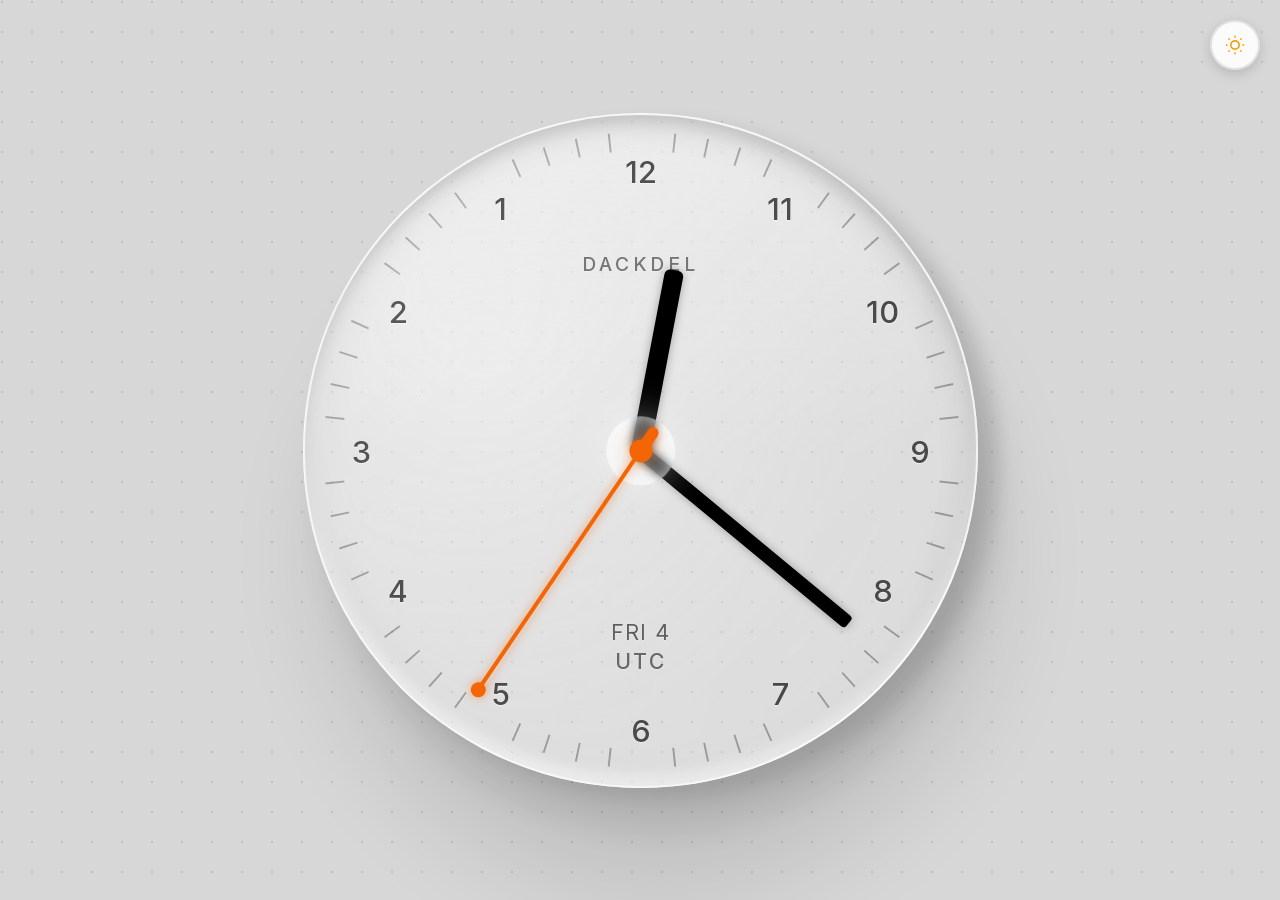
<file: index.html>
<!DOCTYPE html>
<html lang="en">
<head>
  <meta charset="UTF-8">
  <meta name="viewport" content="width=device-width, initial-scale=1.0, maximum-scale=1.0, user-scalable=no">
  <title>Dackdel Movement</title>
  <link rel="stylesheet" href="style.css">
</head>
<body>
  <!-- Rain shader background (toggled by the leaf button) -->
  <canvas id="shader-bg" class="shader-bg" aria-hidden="true"></canvas>

  <svg style="position: absolute; width: 100%; height: 100%; z-index: 0;" width="100%" height="100%" xmlns="http://www.w3.org/2000/svg">
    <defs>
      <pattern id="dottedGrid" width="30" height="30" patternUnits="userSpaceOnUse">
        <circle cx="2" cy="2" r="1" fill="rgba(0,0,0,0.15)" />
      </pattern>
    </defs>
    <rect width="100%" height="100%" fill="url(#dottedGrid)" />
  </svg>

  <!-- Dark Mode Toggle Button -->
  <button id="dark-mode-toggle" class="dark-mode-toggle" aria-label="Toggle dark mode">
    <svg class="sun-icon" width="20" height="20" viewBox="0 0 24 24" fill="none" stroke="currentColor" stroke-width="2">
      <circle cx="12" cy="12" r="5"/>
      <line x1="12" y1="1" x2="12" y2="3"/>
      <line x1="12" y1="21" x2="12" y2="23"/>
      <line x1="4.22" y1="4.22" x2="5.64" y2="5.64"/>
      <line x1="18.36" y1="18.36" x2="19.78" y2="19.78"/>
      <line x1="1" y1="12" x2="3" y2="12"/>
      <line x1="21" y1="12" x2="23" y2="12"/>
      <line x1="4.22" y1="19.78" x2="5.64" y2="18.36"/>
      <line x1="18.36" y1="5.64" x2="19.78" y2="4.22"/>
    </svg>
    <svg class="moon-icon" width="20" height="20" viewBox="0 0 24 24" fill="none" stroke="currentColor" stroke-width="2">
      <path d="M21 12.79A9 9 0 1 1 11.21 3 7 7 0 0 0 21 12.79z"/>
    </svg>
  </button>

  <!-- Rain Shader Toggle Button -->
  <button id="shader-toggle" class="shader-toggle" aria-label="Toggle rain shader background" aria-pressed="false">
    <svg class="leaf-icon" width="20" height="20" viewBox="0 0 24 24" fill="none" stroke="currentColor" stroke-width="2" stroke-linecap="round" stroke-linejoin="round">
      <path d="M11 20A7 7 0 0 1 9.8 6.1C15.5 5 17 4.48 19 2c1 2 2 4.18 2 8 0 5.5-4.78 10-10 10Z"/>
      <path d="M2 21c0-3 1.85-5.36 5.08-6C9.5 14.52 12 13 13 12"/>
    </svg>
  </button>

  <div class="glass-clock-container">
    <div class="glass-effect-wrapper">
      <div class="glass-clock-face">
        <!-- Base glossy layer -->
        <div class="glass-glossy-overlay" id="glass-glossy-overlay"></div>
        <div class="glass-edge-highlight"></div>
        <div class="glass-edge-shadow"></div>
        <div class="glass-dark-edge"></div>
        <div class="glass-reflection"></div>
        <div class="glass-reflection-overlay" id="glass-reflection-overlay"></div>

        <!-- Clock hands and hour marks -->
        <div class="clock-hour-marks" id="clock-hour-marks"></div>

        <!-- Accent copy of the hour numbers, revealed only through a wedge
             mask that rotates with the second hand -->
        <div class="sweep-rotator" id="sweep-rotator" aria-hidden="true">
          <div class="clock-hour-marks clock-hour-marks-accent" id="clock-hour-marks-accent"></div>
        </div>
        <div class="hour-hand clock-hand" id="hour-hand"></div>
        <div class="minute-hand clock-hand" id="minute-hand"></div>

        <!-- Second hand structure -->
        <div class="second-hand-container" id="second-hand-container">
          <div class="second-hand"></div>
          <div class="second-hand-counterweight"></div>
          <div class="second-hand-tip"></div>
        </div>

        <!-- Second hand shadow -->
        <div class="second-hand-shadow" id="second-hand-shadow"></div>

        <div class="clock-center-dot"></div>

        <div class="clock-logo">
          <div class="logo-subtext">dackdel</div>
        </div>
        <div class="clock-date" id="clock-date"></div>
        <div class="clock-timezone" id="clock-timezone"></div>

        <div class="clock-center-blur"></div>
      </div>
    </div>
  </div>

  <script src="shader.js"></script>
  <script src="sound.js?v=3"></script>
  <script src="script.js"></script>
</body>
</html>
</file>
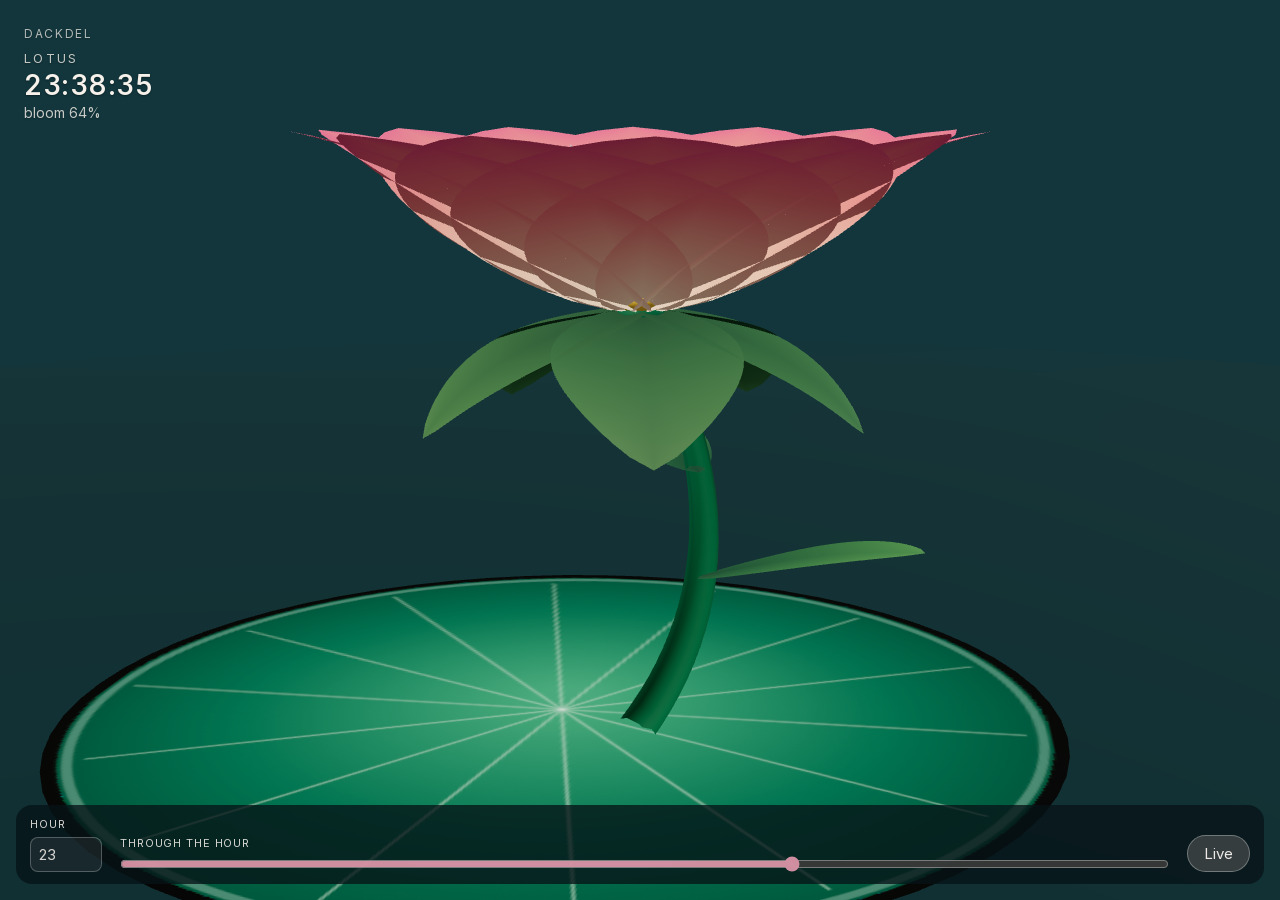
<file: flower-clock/index.html>
<!DOCTYPE html>
<html lang="en">
<head>
  <meta charset="UTF-8">
  <meta name="viewport" content="width=device-width, initial-scale=1">
  <title>Lotus clock</title>
  <link rel="stylesheet" href="style.css">
</head>
<body>
  <canvas id="flower" aria-label="Generative lotus. Its bloom is how far the current hour has passed."></canvas>

  <div class="readout">
    <a class="back" href="../">dackdel</a>
    <div class="species" id="species">Lotus</div>
    <div class="time" id="time">--:--:--</div>
    <div class="bloom" id="bloom-label">bloom 0%</div>
  </div>

  <form class="scrub" id="scrub">
    <label class="hour">
      Hour
      <input id="hour" type="number" min="0" max="23" step="1" value="0" inputmode="numeric">
    </label>
    <label class="through">
      Through the hour
      <input id="progress" type="range" min="0" max="3599" step="1" value="0" aria-valuemin="0" aria-valuemax="3599">
    </label>
    <button type="button" id="live" aria-pressed="true">Live</button>
  </form>

  <script type="module" src="main.js"></script>
</body>
</html>
</file>
<file: style.css>
@font-face {
  font-family: "Inter";
  font-style: normal;
  font-weight: 100 900;
  font-display: swap;
  src: url("fonts/Inter-Variable.woff2") format("woff2");
}

/* Custom CSS properties for light angle animations */
@property --primary-light-angle {
  syntax: "<angle>";
  inherits: false;
  initial-value: -45deg;
}

@property --dark-edge-angle {
  syntax: "<angle>";
  inherits: false;
  initial-value: 135deg;
}

:root {
  --inner-shadow-opacity: 0.15;
  --reflection-opacity: 0.5;
  --glossy-opacity: 0.3;
  --shadow-layer1-opacity: 0.1;
  --shadow-layer2-opacity: 0.1;
  --shadow-layer3-opacity: 0.1;
  --second-hand-color: #F36505;
  --second-hand-width: max(1.5px, 0.57cqi);
  --hand-color: #000000;
  --minute-marker-color: rgba(0, 0, 0, 0.5);
  --minute-marker-opacity: 0.6;
  --hour-number-color: rgba(50, 50, 50, 0.9);
  --hour-number-opacity: 1;
}

* {
  box-sizing: border-box;
}

body {
  display: flex;
  flex-direction: column;
  justify-content: center;
  align-items: center;
  height: 100vh;
  height: 100dvh;
  margin: 0;
  background-color: rgba(215, 215, 215, 1);
  font-family: "Inter", -apple-system, sans-serif;
  font-optical-sizing: auto;
  -webkit-font-smoothing: antialiased;
  -moz-osx-font-smoothing: grayscale;
  overflow: hidden;
  transition: background-color 0.3s ease;
}

/* Dark Mode Styles */
body.dark-mode {
  background-color: #1a1a1a;
}

body.dark-mode .glass-clock-face {
  background-color: rgba(40, 40, 40, 0.5);
  background-image: linear-gradient(
    -75deg,
    rgba(60, 60, 60, 0.3),
    rgba(80, 80, 80, 0.4),
    rgba(60, 60, 60, 0.3)
  );
}

body.dark-mode .clock-number {
  color: rgba(220, 220, 220, 0.9);
  text-shadow: 0 1px 2px rgba(0, 0, 0, 0.5);
}

body.dark-mode .minute-marker {
  background-color: rgba(180, 180, 180, 0.5);
}

body.dark-mode .logo-subtext,
body.dark-mode .clock-date,
body.dark-mode .clock-timezone {
  color: rgba(200, 200, 200, 0.75);
  text-shadow: 0 1px 1px rgba(0, 0, 0, 0.3);
}

body.dark-mode svg pattern circle {
  fill: rgba(255, 255, 255, 0.1);
}

/* Dark Mode Toggle Button */
.dark-mode-toggle {
  position: fixed;
  top: 20px;
  right: 20px;
  width: 50px;
  height: 50px;
  border-radius: 50%;
  background: rgba(255, 255, 255, 0.9);
  border: 2px solid rgba(0, 0, 0, 0.1);
  cursor: pointer;
  display: flex;
  align-items: center;
  justify-content: center;
  transition: all 0.3s ease;
  z-index: 1000;
  box-shadow: 0 4px 12px rgba(0, 0, 0, 0.15);
  backdrop-filter: blur(10px);
  -webkit-backdrop-filter: blur(10px);
}

.dark-mode-toggle:hover {
  transform: scale(1.1);
  box-shadow: 0 6px 16px rgba(0, 0, 0, 0.2);
}

.dark-mode-toggle:active {
  transform: scale(0.95);
}

.dark-mode-toggle svg {
  transition: all 0.3s ease;
}

.dark-mode-toggle .sun-icon {
  position: absolute;
  opacity: 1;
  color: #f59e0b;
}

.dark-mode-toggle .moon-icon {
  position: absolute;
  opacity: 0;
  color: #6366f1;
}

body.dark-mode .dark-mode-toggle {
  background: rgba(40, 40, 40, 0.9);
  border-color: rgba(255, 255, 255, 0.1);
}

body.dark-mode .dark-mode-toggle .sun-icon {
  opacity: 0;
  transform: rotate(180deg);
}

body.dark-mode .dark-mode-toggle .moon-icon {
  opacity: 1;
  transform: rotate(0deg);
}

/* Rain Shader Background */
.shader-bg {
  position: fixed;
  inset: 0;
  width: 100%;
  height: 100%;
  z-index: 0;
  display: none;
  pointer-events: none;
}

body.shader-on .shader-bg {
  display: block;
}

/* Rain Shader Toggle Button (leaf) — only available in dark mode */
.shader-toggle {
  position: fixed;
  top: 80px;
  right: 20px;
  width: 50px;
  height: 50px;
  border-radius: 50%;
  background: rgba(255, 255, 255, 0.9);
  border: 2px solid rgba(0, 0, 0, 0.1);
  cursor: pointer;
  display: none;
  align-items: center;
  justify-content: center;
  transition: all 0.3s ease;
  z-index: 1000;
  box-shadow: 0 4px 12px rgba(0, 0, 0, 0.15);
  backdrop-filter: blur(10px);
  -webkit-backdrop-filter: blur(10px);
}

.shader-toggle:hover {
  transform: scale(1.1);
  box-shadow: 0 6px 16px rgba(0, 0, 0, 0.2);
}

.shader-toggle:active {
  transform: scale(0.95);
}

.shader-toggle .leaf-icon {
  color: #9ca3af;
  transition: color 0.3s ease, transform 0.3s ease;
  transform: rotate(-45deg);
}

body.shader-on .shader-toggle .leaf-icon {
  color: #22c55e;
  transform: rotate(0deg);
}

body.dark-mode .shader-toggle {
  display: flex;
  background: rgba(40, 40, 40, 0.9);
  border-color: rgba(255, 255, 255, 0.1);
}

body.dark-mode .shader-toggle .leaf-icon {
  color: #6b7280;
}

body.dark-mode.shader-on .shader-toggle .leaf-icon {
  color: #4ade80;
}

.glass-clock-container {
  position: relative;
  width: 75vmin;
  width: 75dvmin;
  aspect-ratio: 1;
  container-type: inline-size;
  display: flex;
  justify-content: center;
  align-items: center;
  z-index: 2;
}

/* Glass effect wrapper */
.glass-effect-wrapper {
  position: relative;
  z-index: 2;
  border-radius: 50%;
  background: transparent;
  pointer-events: none;
  transition: all 400ms cubic-bezier(0.25, 1, 0.5, 1);
  /* No perspective/preserve-3d here: a 3D rendering context stops Safari
     from clipping composited (filtered) descendants to the face's
     border-radius, leaking a blurred halo outside the clock edge. */
}

.glass-clock-face {
  --border-width: clamp(1.5px, 0.57cqi, 4px);
  position: relative;
  width: 100cqi;
  height: 100cqi;
  border-radius: 50%;
  background-color: rgba(255, 255, 255, 0.03);
  background-image: linear-gradient(
    -75deg,
    rgba(255, 255, 255, 0.01),
    rgba(255, 255, 255, 0.04),
    rgba(255, 255, 255, 0.01)
  );
  /* No backdrop-filter here: combined with this element's box-shadow it
     triggers a compositing bug (mobile WebKit especially) that smears a
     blurred halo outside the border-radius clip. */
  box-shadow: inset 0 1.83cqi 1.83cqi rgba(0, 0, 0, 0.1),
    inset 0 -1.83cqi 1.83cqi rgba(255, 255, 255, 0.5),
    2.86cqi 1.43cqi 2.86cqi rgba(0, 0, 0, var(--shadow-layer1-opacity)),
    2.86cqi 5.71cqi 5.71cqi rgba(0, 0, 0, var(--shadow-layer2-opacity)),
    2.86cqi 15.71cqi 14.29cqi rgba(0, 0, 0, var(--shadow-layer3-opacity));
  z-index: 3;
  overflow: hidden;
  pointer-events: auto;
  cursor: pointer;
  transition: all 400ms cubic-bezier(0.25, 1, 0.5, 1);
  user-select: none;
  -webkit-user-select: none;
}

/* Enhanced clock border effect */
.glass-clock-face::after {
  content: "";
  position: absolute;
  z-index: 10;
  inset: 0;
  border-radius: 50%;
  width: calc(100% + var(--border-width));
  height: calc(100% + var(--border-width));
  top: calc(0% - var(--border-width) / 2);
  left: calc(0% - var(--border-width) / 2);
  padding: var(--border-width);
  box-sizing: border-box;
  background: conic-gradient(
      from var(--primary-light-angle) at 50% 50%,
      rgba(255, 255, 255, 1),
      rgba(255, 255, 255, 0.2) 5% 40%,
      rgba(255, 255, 255, 1) 50%,
      rgba(255, 255, 255, 0.2) 60% 95%,
      rgba(255, 255, 255, 1)
    ),
    linear-gradient(180deg, rgba(255, 255, 255, 0.9), rgba(255, 255, 255, 0.5));
  mask: linear-gradient(#000 0 0) content-box, linear-gradient(#000 0 0);
  mask-composite: exclude;
  box-shadow: inset 0 0 0 calc(var(--border-width) / 2) rgba(255, 255, 255, 0.9),
    0 0 3.43cqi rgba(255, 255, 255, 0.8);
  transition: all 400ms cubic-bezier(0.25, 1, 0.5, 1),
    --primary-light-angle 500ms ease;
  opacity: 0.9;
}

/* Edge highlight ring */
.glass-edge-highlight {
  position: absolute;
  inset: 0;
  border-radius: 50%;
  border: 1px solid rgba(255, 255, 255, 0.8);
  box-shadow: 0 0 2.86cqi rgba(255, 255, 255, 0.5);
  z-index: 8;
  pointer-events: none;
  opacity: 0.6;
}

/* Dark edge shadow for bottom-right contrast - INNER SHADOW */
.glass-edge-shadow {
  position: absolute;
  inset: 0;
  border-radius: 50%;
  box-shadow: inset -1.43cqi 1.43cqi 4.29cqi rgba(0, 0, 0, 0.3),
    inset -2.29cqi 2.29cqi 5.71cqi rgba(0, 0, 0, 0.2);
  z-index: 7;
  pointer-events: none;
  opacity: var(--inner-shadow-opacity);
}

/* Dark edge effect for enhanced glossiness - INNER SHADOW */
.glass-dark-edge {
  position: absolute;
  z-index: 9;
  inset: 0;
  border-radius: 50%;
  width: calc(100% + var(--border-width));
  height: calc(100% + var(--border-width));
  top: calc(0% - var(--border-width) / 2);
  left: calc(0% - var(--border-width) / 2);
  padding: var(--border-width);
  box-sizing: border-box;
  background: conic-gradient(
    from var(--dark-edge-angle) at 50% 50%,
    rgba(0, 0, 0, 0.5),
    rgba(0, 0, 0, 0) 5% 40%,
    rgba(0, 0, 0, 0.5) 50%,
    rgba(0, 0, 0, 0) 60% 95%,
    rgba(0, 0, 0, 0.5)
  );
  mask: linear-gradient(#000 0 0) content-box, linear-gradient(#000 0 0);
  mask-composite: exclude;
  transition: all 400ms cubic-bezier(0.25, 1, 0.5, 1),
    --dark-edge-angle 500ms ease;
  box-shadow: inset 0 0 0 calc(var(--border-width) / 2) rgba(0, 0, 0, 0.2);
  opacity: var(--inner-shadow-opacity);
}

/* Prominent glossy overlay */
.glass-glossy-overlay {
  position: absolute;
  inset: 0;
  border-radius: 50%;
  background: linear-gradient(
    135deg,
    rgba(255, 255, 255, 0.9) 0%,
    rgba(255, 255, 255, 0.7) 15%,
    rgba(255, 255, 255, 0.5) 25%,
    rgba(255, 255, 255, 0.3) 50%,
    rgba(255, 255, 255, 0.2) 75%,
    rgba(255, 255, 255, 0.1) 100%
  );
  pointer-events: none;
  z-index: 6;
  mix-blend-mode: overlay;
  opacity: var(--glossy-opacity);
  filter: blur(2.86cqi);
  /* Safari won't clip filtered layers to the face's overflow:hidden
     border-radius; clip-path applies after the blur and is respected. */
  -webkit-clip-path: circle(50%);
  clip-path: circle(50%);
}

/* Glass reflection overlay */
.glass-reflection-overlay {
  position: absolute;
  inset: 2.86cqi;
  border-radius: 50%;
  background: radial-gradient(
    ellipse at 30% 30%,
    rgba(255, 255, 255, 0.6) 0%,
    rgba(255, 255, 255, 0.3) 30%,
    rgba(255, 255, 255, 0.1) 60%,
    transparent 100%
  );
  pointer-events: none;
  z-index: 15;
  mix-blend-mode: overlay;
  opacity: 0.7;
  transform: rotate(-15deg);
  filter: blur(2.86cqi);
  /* Safari filter-clip bug; radius extends past the 2.86cqi inset so the
     clip lands exactly on the face edge, matching the old overflow clip. */
  -webkit-clip-path: circle(calc(50% + 2.86cqi));
  clip-path: circle(calc(50% + 2.86cqi));
}

/* Light reflection effect */
.glass-reflection {
  position: absolute;
  inset: 0 0 50% 0;
  background: linear-gradient(
    to bottom,
    rgba(255, 255, 255, 0.7) 0%,
    rgba(255, 255, 255, 0.4) 40%,
    rgba(255, 255, 255, 0) 100%
  );
  border-radius: 50cqi 50cqi 0 0;
  pointer-events: none;
  z-index: 10;
  mix-blend-mode: soft-light;
  opacity: var(--reflection-opacity);
  filter: blur(2.86cqi);
  /* Safari filter-clip bug; clip to this layer's own semicircle shape. */
  -webkit-clip-path: inset(0 round 50cqi 50cqi 0 0);
  clip-path: inset(0 round 50cqi 50cqi 0 0);
}

/* Hover effects */
.glass-effect-wrapper:hover .glass-reflection-overlay {
  opacity: 0.8;
}

.glass-effect-wrapper:active {
  transform: scale3d(0.97, 0.97, 1);
}

.glass-effect-wrapper:active .glass-clock-face {
  box-shadow: inset 0 1.83cqi 1.83cqi rgba(0, 0, 0, 0.1),
    inset 0 -1.83cqi 1.83cqi rgba(255, 255, 255, 0.4),
    0 1.43cqi 5.71cqi rgba(0, 0, 0, 0.1),
    0 2.86cqi 8.57cqi rgba(0, 0, 0, 0.1),
    0 4.29cqi 11.43cqi rgba(0, 0, 0, 0.1);
}

/* Clock hour marks and numbers */
.clock-hour-marks {
  position: absolute;
  top: 0;
  left: 0;
  width: 100%;
  height: 100%;
  z-index: 14;
}

/* Second-hand sweep: wedge mask pointing at 12 o'clock. The rotator spins
   with the second hand; the accent numbers inside counter-rotate so they
   stay visually fixed while the wedge sweeps over them. */
.sweep-rotator {
  /* Half the wedge's angular width. The hand is 0.57cqi wide and the
     numerals sit at a 41.4cqi radius, so it subtends ~0.8deg out there. */
  --sweep-half: 0.4deg;
  position: absolute;
  inset: 0;
  z-index: 16;
  pointer-events: none;
  -webkit-mask-image: conic-gradient(
    from calc(-1 * var(--sweep-half)) at 50% 50%,
    #000 0 calc(2 * var(--sweep-half)),
    transparent calc(2 * var(--sweep-half))
  );
  mask-image: conic-gradient(
    from calc(-1 * var(--sweep-half)) at 50% 50%,
    #000 0 calc(2 * var(--sweep-half)),
    transparent calc(2 * var(--sweep-half))
  );
}

.clock-hour-marks-accent .clock-number {
  color: var(--second-hand-color);
  text-shadow: none;
  opacity: 1;
}

body.dark-mode .clock-hour-marks-accent .clock-number {
  color: var(--second-hand-color);
  text-shadow: none;
}

/* Minute marker as lines */
.minute-marker {
  position: absolute;
  width: max(1px, 0.29cqi);
  height: 2.86cqi;
  background-color: var(--minute-marker-color);
  top: 2.86cqi;
  left: 50cqi;
  transform-origin: center 47.14cqi;
  box-shadow: 0 0 2px rgba(255, 255, 255, 0.3);
  opacity: var(--minute-marker-opacity);
}

.clock-number {
  position: absolute;
  font-size: 4.57cqi;
  font-weight: 500;
  color: var(--hour-number-color);
  text-align: center;
  transform: translate(-50%, -50%);
  text-shadow: 0 1px 1px rgba(255, 255, 255, 0.5);
  z-index: 15;
  opacity: var(--hour-number-opacity);
  transition: opacity 0.3s ease;
  user-select: none;
  -webkit-user-select: none;
  pointer-events: none;
}

/* Clock hands */
.clock-hand {
  position: absolute;
  transform-origin: center bottom;
  bottom: 50cqi;
  left: 50cqi;
  /* Above the logo/date/timezone text (15) so the hands sweep over it,
     below the second hand and center dot (17). */
  z-index: 16;
}

.hour-hand {
  width: 2.86cqi;
  height: 27.14cqi;
  background-color: var(--hand-color);
  margin-left: -1.43cqi;
  border-radius: 0.86cqi;
  box-shadow: 0 0 1.43cqi rgba(0, 0, 0, 0.3);
}

.minute-hand {
  width: 2cqi;
  height: 40cqi;
  background-color: var(--hand-color);
  margin-left: -1cqi;
  border-radius: 0.57cqi;
  box-shadow: 0 0 1.43cqi rgba(0, 0, 0, 0.3);
}

/* Clock center dot */
.clock-center-dot {
  position: absolute;
  width: 3.43cqi;
  height: 3.43cqi;
  background: var(--second-hand-color);
  border-radius: 50%;
  top: 50%;
  left: 50%;
  transform: translate(-50%, -50%);
  z-index: 17;
  box-shadow: 0 0 2.29cqi rgba(255, 107, 0, 0.4);
}

/* Second hand container */
.second-hand-container {
  position: absolute;
  width: var(--second-hand-width);
  height: 42.86cqi;
  top: 7.14cqi;
  left: 50cqi;
  margin-left: calc(var(--second-hand-width) / -2);
  transform-origin: 50% 100%;
  z-index: 17;
}

/* Second hand */
.second-hand {
  position: absolute;
  width: 100%;
  height: 100%;
  background-color: var(--second-hand-color);
  bottom: 0;
  left: 0;
  box-shadow: 0 0 1.43cqi rgba(255, 107, 0, 0.5);
}

/* Second hand counterweight */
.second-hand-counterweight {
  position: absolute;
  width: 1.71cqi;
  height: 4cqi;
  background-color: var(--second-hand-color);
  bottom: -4cqi;
  left: 50%;
  transform: translateX(-50%);
  border-radius: 0 0 1.14cqi 1.14cqi;
  box-shadow: 0 0 1.43cqi rgba(255, 107, 0, 0.5);
}

/* Second hand tip circle */
.second-hand-tip {
  position: absolute;
  width: 2.29cqi;
  height: 2.29cqi;
  background-color: var(--second-hand-color);
  border-radius: 50%;
  top: 0;
  left: 50%;
  transform: translate(-50%, -50%);
  box-shadow: 0 0 1.43cqi rgba(255, 107, 0, 0.5);
}

/* Second hand shadow */
.second-hand-shadow {
  position: absolute;
  width: var(--second-hand-width);
  height: 42.86cqi;
  top: 7.14cqi;
  left: 50cqi;
  margin-left: calc(var(--second-hand-width) / -2);
  transform-origin: 50% 100%;
  z-index: 14;
  opacity: 0.3;
}

/* Second hand shadow line */
.second-hand-shadow::before {
  content: "";
  position: absolute;
  width: 100%;
  height: 100%;
  background: transparent;
  bottom: 0;
  left: 0;
  box-shadow: 0 0 1.43cqi 0.29cqi rgba(0, 0, 0, 0.15);
}

/* Second hand shadow counterweight */
.second-hand-shadow::after {
  content: "";
  position: absolute;
  width: 2.29cqi;
  height: 4.57cqi;
  background: transparent;
  bottom: -4.57cqi;
  left: 50%;
  transform: translateX(-50%);
  box-shadow: 0 0 1.43cqi 0.29cqi rgba(0, 0, 0, 0.15);
}

/* Inner blur circle */
.clock-center-blur {
  position: absolute;
  width: 10.29cqi;
  height: 10.29cqi;
  top: 50%;
  left: 50%;
  transform: translate(-50%, -50%);
  background-color: rgba(255, 255, 255, 0.35);
  border-radius: 50%;
  backdrop-filter: blur(4px);
  -webkit-backdrop-filter: blur(4px);
  z-index: 16;
  pointer-events: none;
  box-shadow: 0 0 5.71cqi rgba(255, 255, 255, 0.4),
    inset 0 0 2.29cqi rgba(255, 255, 255, 0.6);
}

.clock-logo {
  position: absolute;
  width: 100%;
  text-align: center;
  top: 20cqi;
  left: 0;
  z-index: 15;
  opacity: 0.9;
  user-select: none;
  pointer-events: none;
}

.logo-subtext {
  font-family: "Inter", sans-serif;
  font-size: 2.86cqi;
  font-weight: 500;
  letter-spacing: 0.2em;
  color: rgba(50, 50, 50, 0.7);
  margin-top: 0.57cqi;
  text-shadow: 0 1px 1px rgba(255, 255, 255, 0.3);
  text-transform: uppercase;
}

.clock-date {
  position: absolute;
  font-size: 3.14cqi;
  font-weight: 400;
  color: rgba(50, 50, 50, 0.75);
  text-align: center;
  width: 40cqi;
  height: auto;
  line-height: 1;
  bottom: 21.43cqi;
  left: 30cqi;
  text-shadow: 0 1px 1px rgba(255, 255, 255, 0.3);
  z-index: 15;
  user-select: none;
  pointer-events: none;
  letter-spacing: 0.05em;
  text-transform: uppercase;
}

.clock-timezone {
  position: absolute;
  font-size: 3.14cqi;
  font-weight: 500;
  color: rgba(50, 50, 50, 0.7);
  text-align: center;
  width: 40cqi;
  height: auto;
  line-height: 1;
  bottom: 17.14cqi;
  left: 30cqi;
  text-shadow: 0 1px 1px rgba(255, 255, 255, 0.3);
  z-index: 15;
  user-select: none;
  pointer-events: none;
  letter-spacing: 0.1em;
  text-transform: uppercase;
}

/* Legibility at small clock sizes (smartwatch and similar) */
@container (max-width: 220px) {
  .clock-number {
    font-weight: 600;
  }
}

@container (max-width: 170px) {
  .clock-number {
    font-weight: 700;
  }
}

/* Toggle buttons on very small screens */
@media screen and (max-width: 320px) {
  .dark-mode-toggle {
    width: 40px;
    height: 40px;
    top: 10px;
    right: 10px;
  }

  .dark-mode-toggle svg {
    width: 16px;
    height: 16px;
  }

  .shader-toggle {
    width: 40px;
    height: 40px;
    top: 58px;
    right: 10px;
  }

  .shader-toggle svg {
    width: 16px;
    height: 16px;
  }
}
</file>
<file: flower-clock/style.css>
@font-face {
  font-family: "Inter";
  font-style: normal;
  font-weight: 100 900;
  font-display: swap;
  src: url("../fonts/Inter-Variable.woff2") format("woff2");
}

* {
  box-sizing: border-box;
}

html,
body {
  margin: 0;
  height: 100%;
  background: #102e34;
  color: #f6f1ea;
  font-family: "Inter", -apple-system, sans-serif;
  font-optical-sizing: auto;
  -webkit-font-smoothing: antialiased;
}

body {
  overflow: hidden;
}

#flower {
  display: block;
  width: 100vw;
  height: 100vh;
  height: 100dvh;
}

.readout {
  position: fixed;
  z-index: 2;
  top: 22px;
  left: 24px;
  text-shadow: 0 1px 2px rgba(0, 0, 0, 0.35);
  pointer-events: none;
}

.back {
  pointer-events: auto;
  color: inherit;
  opacity: 0.7;
  font-size: 12px;
  letter-spacing: 0.14em;
  text-transform: uppercase;
  text-decoration: none;
}

.back:hover,
.back:focus-visible {
  opacity: 1;
}

.species {
  margin-top: 8px;
  font-size: 13px;
  letter-spacing: 0.18em;
  text-transform: uppercase;
  opacity: 0.78;
}

.time {
  margin-top: 2px;
  font-size: 28px;
  font-weight: 560;
  font-variant-numeric: tabular-nums;
  letter-spacing: 0.02em;
}

.bloom {
  margin-top: 2px;
  font-size: 14px;
  opacity: 0.8;
  font-variant-numeric: tabular-nums;
}

.scrub {
  position: fixed;
  z-index: 2;
  left: 16px;
  right: 16px;
  bottom: 16px;
  display: flex;
  flex-wrap: wrap;
  gap: 12px 18px;
  align-items: end;
  padding: 12px 14px;
  border-radius: 16px;
  background: rgba(7, 20, 24, 0.78);
  color: rgba(255, 248, 244, 0.92);
}

.scrub label {
  display: flex;
  flex-direction: column;
  gap: 6px;
  font-size: 11px;
  letter-spacing: 0.08em;
  text-transform: uppercase;
  opacity: 0.9;
}

.through {
  flex: 1 1 220px;
}

.hour input,
.scrub button {
  font: inherit;
  font-size: 15px;
  letter-spacing: 0;
  text-transform: none;
  color: inherit;
}

.hour input {
  width: 72px;
  padding: 7px 8px;
  border-radius: 8px;
  border: 1px solid rgba(255, 255, 255, 0.28);
  background: rgba(255, 255, 255, 0.08);
}

.scrub button {
  padding: 8px 16px;
  border-radius: 999px;
  border: 1px solid rgba(255, 255, 255, 0.3);
  background: transparent;
  cursor: pointer;
}

.scrub button[aria-pressed="true"] {
  background: rgba(255, 228, 220, 0.18);
}

input[type="range"] {
  width: 100%;
  accent-color: #e59aaf;
  margin: 0;
}

@media (max-width: 640px) {
  .readout {
    top: 14px;
    left: 16px;
  }

  .time {
    font-size: 24px;
  }

  .scrub {
    gap: 10px 12px;
  }
}
</file>
